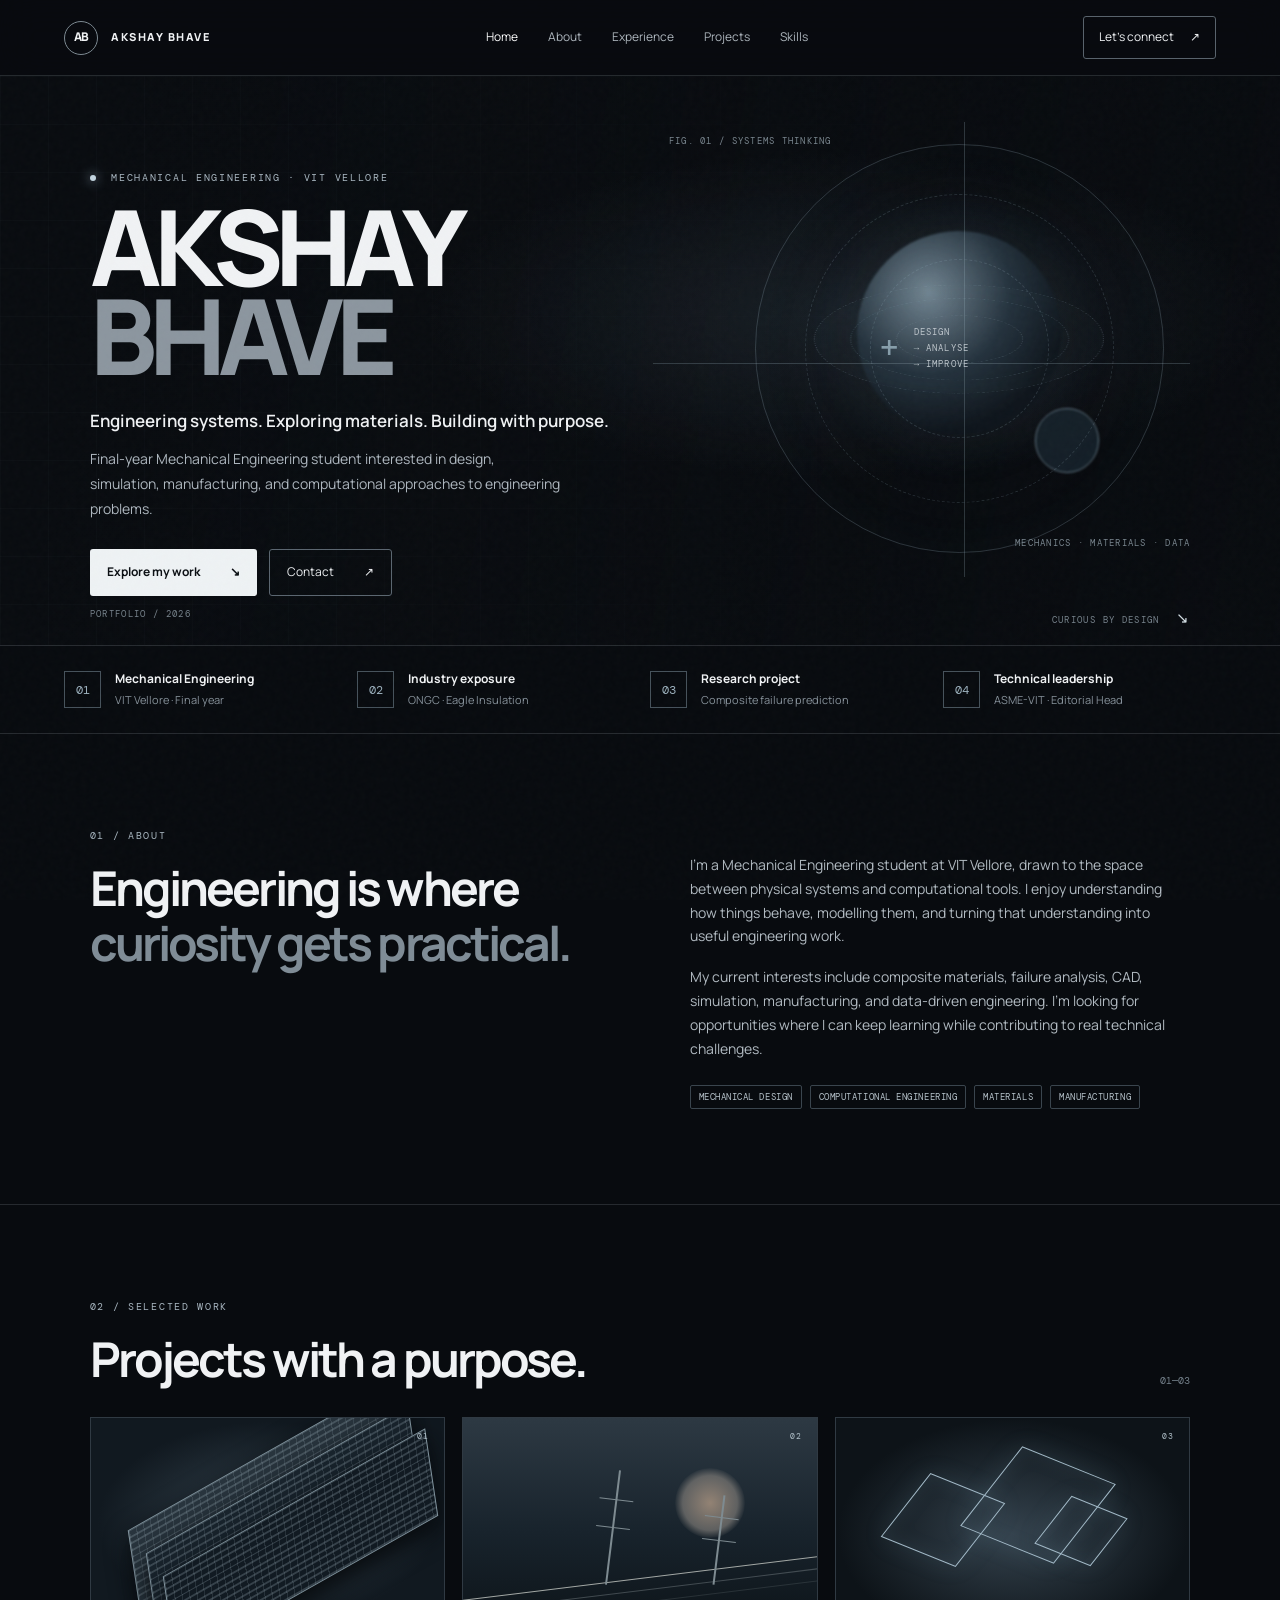
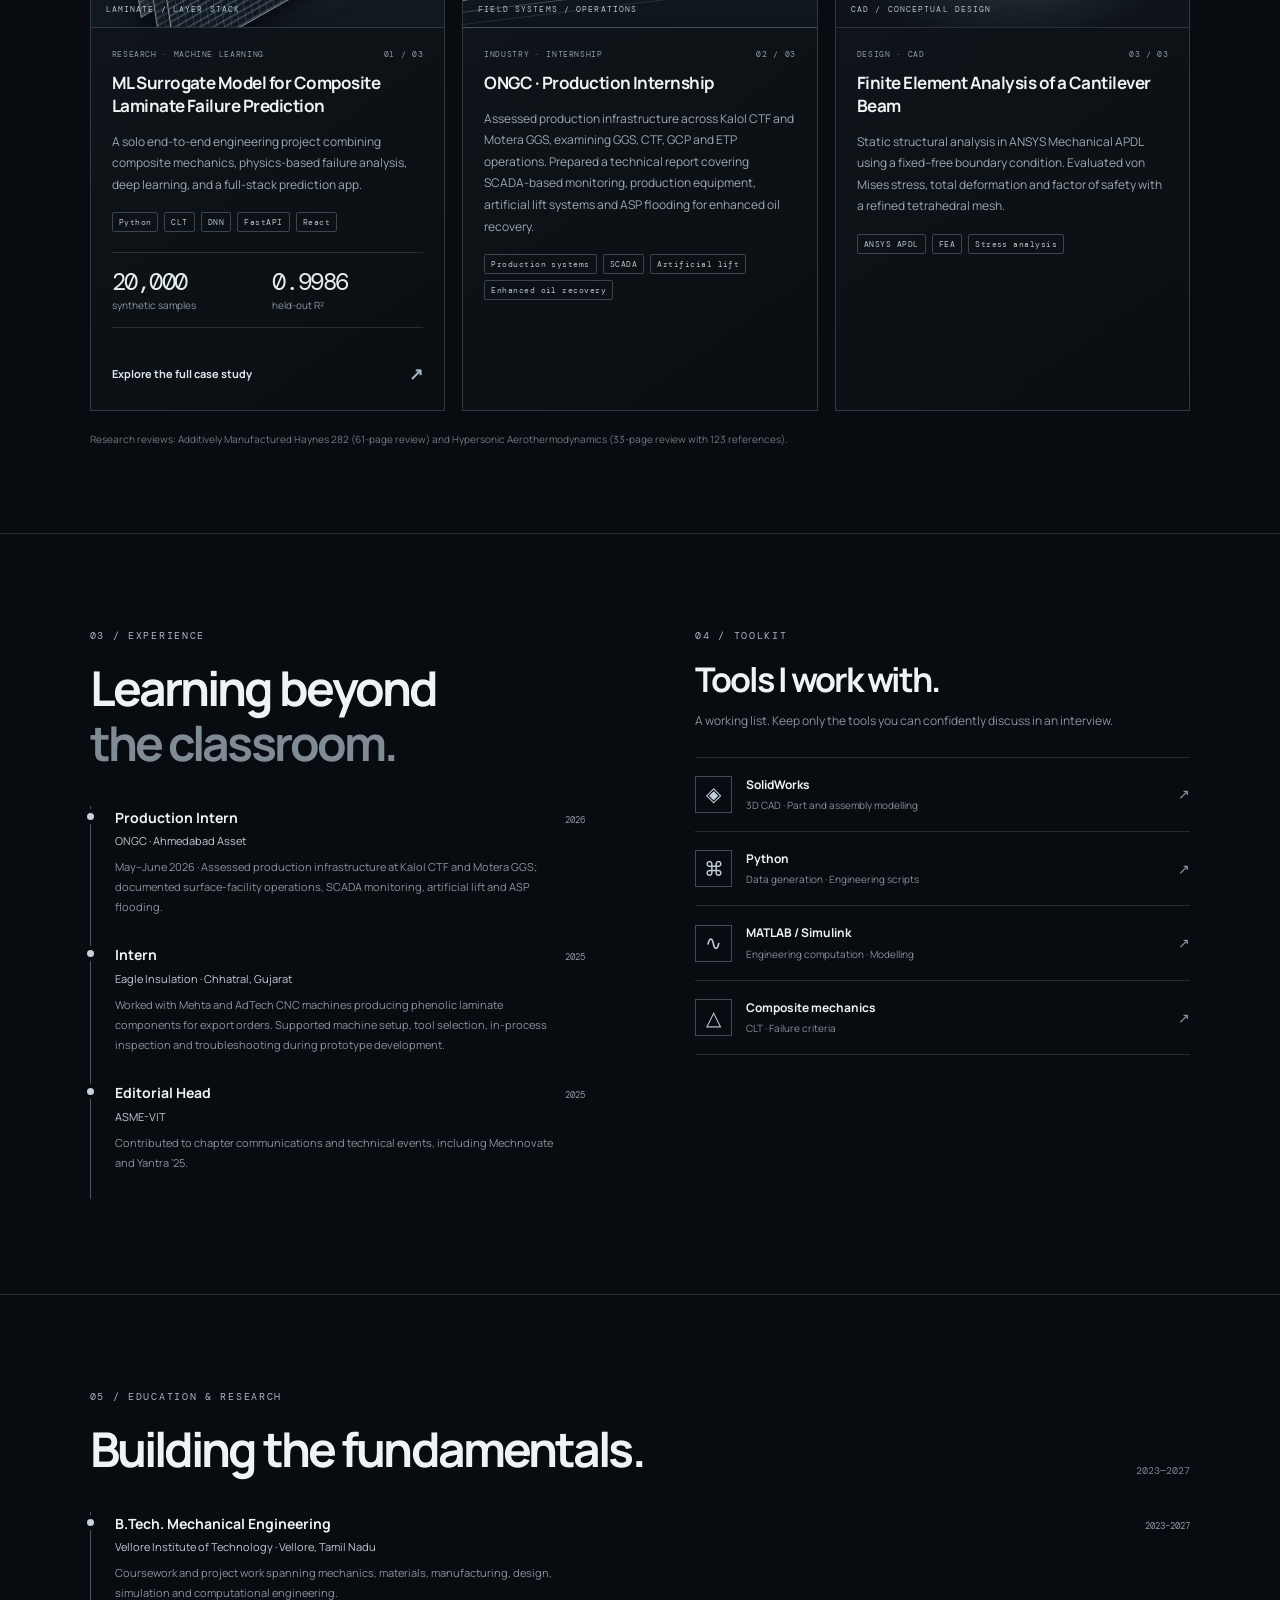
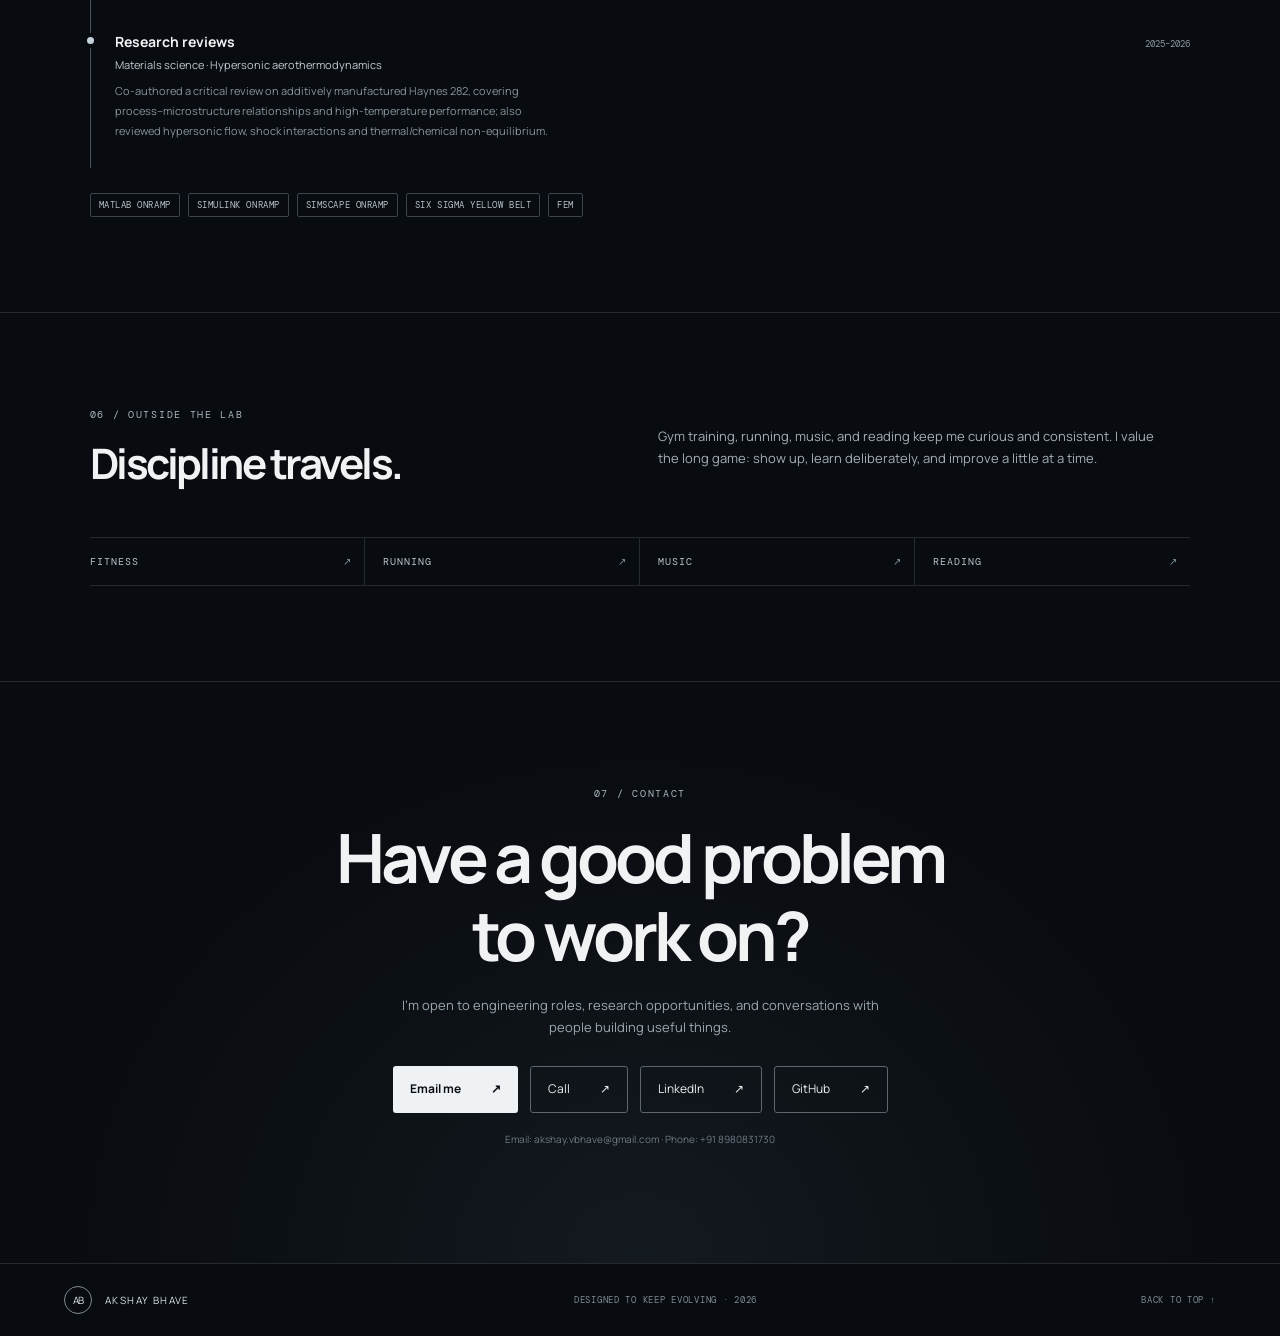
<file: index.html>
<!doctype html>
<html lang="en">
<head>
  <meta charset="utf-8">
  <meta name="viewport" content="width=device-width, initial-scale=1">
  <meta name="theme-color" content="#090c10">
  <meta name="description" content="Akshay Bhave, Mechanical Engineering student at VIT Vellore. Portfolio of engineering projects, research, and industry experience.">
  <title>Akshay Bhave | Mechanical Engineering</title>
  <link rel="preconnect" href="https://fonts.googleapis.com">
  <link rel="preconnect" href="https://fonts.gstatic.com" crossorigin>
  <link href="https://fonts.googleapis.com/css2?family=DM+Mono:wght@400;500&family=Manrope:wght@400;500;600;700;800&display=swap" rel="stylesheet">
  <link rel="stylesheet" href="styles.css">
</head>
<body>
  <div class="noise" aria-hidden="true"></div>
  <header class="site-header">
    <a class="brand" href="#home" aria-label="Akshay Bhave home"><span class="brand-mark">AB</span><span>AKSHAY BHAVE</span></a>
    <button class="menu-toggle" aria-label="Toggle navigation" aria-expanded="false">☰</button>
    <nav class="nav" aria-label="Main navigation">
      <a class="active" href="#home">Home</a><a href="#about">About</a><a href="#experience">Experience</a><a href="#projects">Projects</a><a href="#skills">Skills</a>
    </nav>
    <a class="header-cta" href="#contact">Let's connect <span>↗</span></a>
  </header>

  <main>
    <section class="hero" id="home">
      <div class="hero-grid"></div>
      <div class="hero-copy">
        <p class="eyebrow"><span class="status-dot"></span> MECHANICAL ENGINEERING · VIT VELLORE</p>
        <h1>AKSHAY<br><span>BHAVE</span></h1>
        <p class="hero-role">Engineering systems. Exploring materials. Building with purpose.</p>
        <p class="hero-intro">Final-year Mechanical Engineering student interested in design, simulation, manufacturing, and computational approaches to engineering problems.</p>
        <div class="hero-actions">
          <a class="button button-light" href="#projects">Explore my work <span>↘</span></a>
          <a class="button button-outline" href="#contact">Contact <span>↗</span></a>
        </div>
        
      </div>
      <div class="hero-visual" aria-label="Abstract technical illustration">
        <div class="orb orb-one"></div><div class="orb orb-two"></div>
        <div class="technical-ring ring-one"></div><div class="technical-ring ring-two"></div>
        <div class="axis axis-x"></div><div class="axis axis-y"></div>
        <div class="visual-label label-top">FIG. 01 / SYSTEMS THINKING</div>
        <div class="visual-center"><span class="center-cross">+</span><span>DESIGN<br>→ ANALYSE<br>→ IMPROVE</span></div>
        <div class="visual-label label-bottom">MECHANICS · MATERIALS · DATA</div>
      </div>
      <div class="hero-bottom"><span>PORTFOLIO / 2026</span><span>CURIOUS BY DESIGN <span class="tiny-arrow">↘</span></span></div>
    </section>

    <section class="metrics" aria-label="Portfolio highlights">
      <div class="metric"><span class="metric-icon">01</span><div><strong>Mechanical Engineering</strong><small>VIT Vellore · Final year</small></div></div>
      <div class="metric"><span class="metric-icon">02</span><div><strong>Industry exposure</strong><small>ONGC · Eagle Insulation</small></div></div>
      <div class="metric"><span class="metric-icon">03</span><div><strong>Research project</strong><small>Composite failure prediction</small></div></div>
      <div class="metric"><span class="metric-icon">04</span><div><strong>Technical leadership</strong><small>ASME-VIT · Editorial Head</small></div></div>
    </section>

    <section class="section about-section" id="about">
      <div class="section-heading"><p class="eyebrow">01 / ABOUT</p><h2>Engineering is where<br><span>curiosity gets practical.</span></h2></div>
      <div class="about-copy"><p>I’m a Mechanical Engineering student at VIT Vellore, drawn to the space between physical systems and computational tools. I enjoy understanding how things behave, modelling them, and turning that understanding into useful engineering work.</p><p>My current interests include composite materials, failure analysis, CAD, simulation, manufacturing, and data-driven engineering. I’m looking for opportunities where I can keep learning while contributing to real technical challenges.</p><div class="about-tags"><span>MECHANICAL DESIGN</span><span>COMPUTATIONAL ENGINEERING</span><span>MATERIALS</span><span>MANUFACTURING</span></div></div>
    </section>

    <section class="section projects-section" id="projects">
      <div class="section-title-row"><div><p class="eyebrow">02 / SELECTED WORK</p><h2>Projects with a purpose.</h2></div><span class="section-index">01—03</span></div>
      <div class="project-grid">
        <article class="project-card project-feature">
          <div class="project-art composite-art"><div class="layer layer-a"></div><div class="layer layer-b"></div><div class="layer layer-c"></div><span class="art-caption">LAMINATE / LAYER STACK</span><span class="art-number">01</span></div>
          <div class="project-content"><div class="project-meta"><span>RESEARCH · MACHINE LEARNING</span><span>01 / 03</span></div><h3>ML Surrogate Model for Composite Laminate Failure Prediction</h3><p>A solo end-to-end engineering project combining composite mechanics, physics-based failure analysis, deep learning, and a full-stack prediction app.</p><div class="tag-list"><span>Python</span><span>CLT</span><span>DNN</span><span>FastAPI</span><span>React</span></div><div class="project-outcome"><div><strong>20,000</strong><small>synthetic samples</small></div><div><strong>0.9986</strong><small>held-out R²</small></div></div><a class="case-link" href="composite-laminate.html">Explore the full case study <span>↗</span></a></div>
        </article>
        <article class="project-card">
          <div class="project-art energy-art"><div class="energy-sun"></div><div class="energy-line"></div><div class="energy-tower tower-one"></div><div class="energy-tower tower-two"></div><span class="art-caption">FIELD SYSTEMS / OPERATIONS</span><span class="art-number">02</span></div>
          <div class="project-content"><div class="project-meta"><span>INDUSTRY · INTERNSHIP</span><span>02 / 03</span></div><h3>ONGC · Production Internship</h3><p>Assessed production infrastructure across Kalol CTF and Motera GGS, examining GGS, CTF, GCP and ETP operations. Prepared a technical report covering SCADA-based monitoring, production equipment, artificial lift systems and ASP flooding for enhanced oil recovery.</p><div class="tag-list"><span>Production systems</span><span>SCADA</span><span>Artificial lift</span><span>Enhanced oil recovery</span></div></div>
        </article>
        <article class="project-card">
          <div class="project-art cad-art"><div class="cad-cube cube-one"></div><div class="cad-cube cube-two"></div><div class="cad-cube cube-three"></div><span class="art-caption">CAD / CONCEPTUAL DESIGN</span><span class="art-number">03</span></div>
          <div class="project-content"><div class="project-meta"><span>DESIGN · CAD</span><span>03 / 03</span></div><h3>Finite Element Analysis of a Cantilever Beam</h3><p>Static structural analysis in ANSYS Mechanical APDL using a fixed–free boundary condition. Evaluated von Mises stress, total deformation and factor of safety with a refined tetrahedral mesh.</p><div class="tag-list"><span>ANSYS APDL</span><span>FEA</span><span>Stress analysis</span></div></div>
        </article>
      </div>
      <p class="section-footnote">Research reviews: Additively Manufactured Haynes 282 (61-page review) and Hypersonic Aerothermodynamics (33-page review with 123 references).</p>
    </section>

    <section class="section split-section" id="experience">
      <div class="experience-column"><p class="eyebrow">03 / EXPERIENCE</p><h2>Learning beyond<br><span>the classroom.</span></h2>
        <div class="timeline">
          <article class="timeline-item"><span class="timeline-marker"></span><div class="timeline-top"><h3>Production Intern</h3><span>2026</span></div><p class="timeline-org">ONGC · Ahmedabad Asset</p><p>May–June 2026 · Assessed production infrastructure at Kalol CTF and Motera GGS; documented surface-facility operations, SCADA monitoring, artificial lift and ASP flooding.</p></article>
          <article class="timeline-item"><span class="timeline-marker"></span><div class="timeline-top"><h3>Intern</h3><span>2025</span></div><p class="timeline-org">Eagle Insulation · Chhatral, Gujarat</p><p>Worked with Mehta and AdTech CNC machines producing phenolic laminate components for export orders. Supported machine setup, tool selection, in-process inspection and troubleshooting during prototype development.</p></article>
          <article class="timeline-item"><span class="timeline-marker"></span><div class="timeline-top"><h3>Editorial Head</h3><span>2025</span></div><p class="timeline-org">ASME-VIT</p><p>Contributed to chapter communications and technical events, including Mechnovate and Yantra ’25.</p></article>
        </div>
      </div>
      <div class="skills-column" id="skills"><p class="eyebrow">04 / TOOLKIT</p><h2>Tools I work with.</h2><p class="muted">A working list. Keep only the tools you can confidently discuss in an interview.</p>
        <div class="skill-list"><div class="skill-row"><span class="skill-symbol">◈</span><div><strong>SolidWorks</strong><small>3D CAD · Part and assembly modelling</small></div><span class="skill-arrow">↗</span></div><div class="skill-row"><span class="skill-symbol">⌘</span><div><strong>Python</strong><small>Data generation · Engineering scripts</small></div><span class="skill-arrow">↗</span></div><div class="skill-row"><span class="skill-symbol">∿</span><div><strong>MATLAB / Simulink</strong><small>Engineering computation · Modelling</small></div><span class="skill-arrow">↗</span></div><div class="skill-row"><span class="skill-symbol">△</span><div><strong>Composite mechanics</strong><small>CLT · Failure criteria</small></div><span class="skill-arrow">↗</span></div></div>
      </div>
    </section>

    <section class="section education-section" id="education"><div class="section-title-row"><div><p class="eyebrow">05 / EDUCATION & RESEARCH</p><h2>Building the fundamentals.</h2></div><span class="section-index">2023—2027</span></div><div class="timeline"><article class="timeline-item"><span class="timeline-marker"></span><div class="timeline-top"><h3>B.Tech. Mechanical Engineering</h3><span>2023–2027</span></div><p class="timeline-org">Vellore Institute of Technology · Vellore, Tamil Nadu</p><p>Coursework and project work spanning mechanics, materials, manufacturing, design, simulation and computational engineering.</p></article><article class="timeline-item"><span class="timeline-marker"></span><div class="timeline-top"><h3>Research reviews</h3><span>2025–2026</span></div><p class="timeline-org">Materials science · Hypersonic aerothermodynamics</p><p>Co-authored a critical review on additively manufactured Haynes 282, covering process–microstructure relationships and high-temperature performance; also reviewed hypersonic flow, shock interactions and thermal/chemical non-equilibrium.</p></article></div><div class="about-tags"><span>MATLAB ONRAMP</span><span>SIMULINK ONRAMP</span><span>SIMSCAPE ONRAMP</span><span>SIX SIGMA YELLOW BELT</span><span>FEM</span></div></section>

    <section class="section beyond-section"><div><p class="eyebrow">06 / OUTSIDE THE LAB</p><h2>Discipline travels.</h2></div><p>Gym training, running, music, and reading keep me curious and consistent. I value the long game: show up, learn deliberately, and improve a little at a time.</p><div class="interest-strip"><span>FITNESS <b>↗</b></span><span>RUNNING <b>↗</b></span><span>MUSIC <b>↗</b></span><span>READING <b>↗</b></span></div></section>

    <section class="contact-section" id="contact"><p class="eyebrow">07 / CONTACT</p><h2>Have a good problem<br>to work on?</h2><p>I'm open to engineering roles, research opportunities, and conversations with people building useful things.</p><div class="contact-actions"><a class="button button-light" href="mailto:akshay.vbhave@gmail.com">Email me <span>↗</span></a><a class="button button-outline" href="tel:+918980831730">Call <span>↗</span></a><a class="button button-outline" href="https://www.linkedin.com/in/akshayvbhave" target="_blank" rel="noopener">LinkedIn <span>↗</span></a><a class="button button-outline" href="https://github.com/akbhv" target="_blank" rel="noopener">GitHub <span>↗</span></a></div><p class="contact-note">Email: akshay.vbhave@gmail.com · Phone: +91 8980831730</p></section>
  </main>
  <footer class="footer"><a class="brand" href="#home"><span class="brand-mark">AB</span><span>AKSHAY BHAVE</span></a><span>DESIGNED TO KEEP EVOLVING · 2026</span><a href="#home">BACK TO TOP ↑</a></footer>
  <script src="script.js"></script>
</body>
</html>
</file>
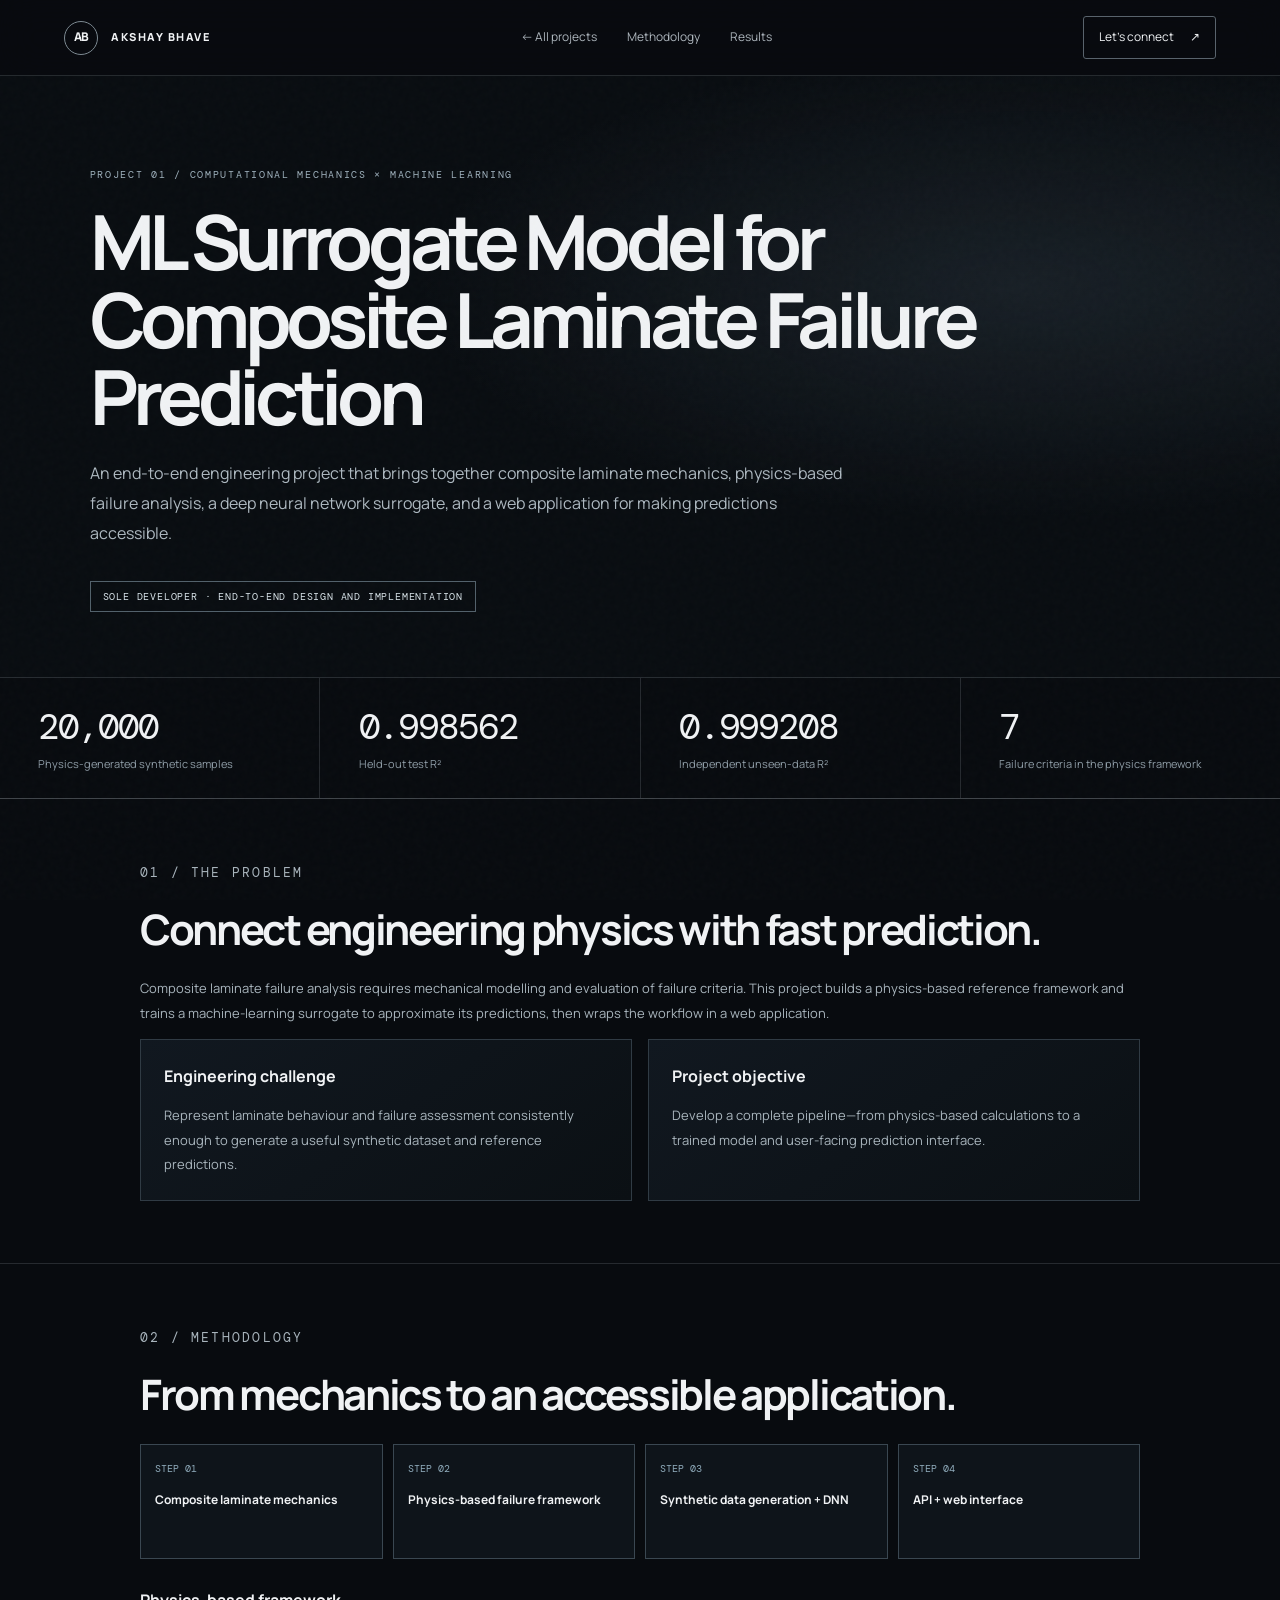
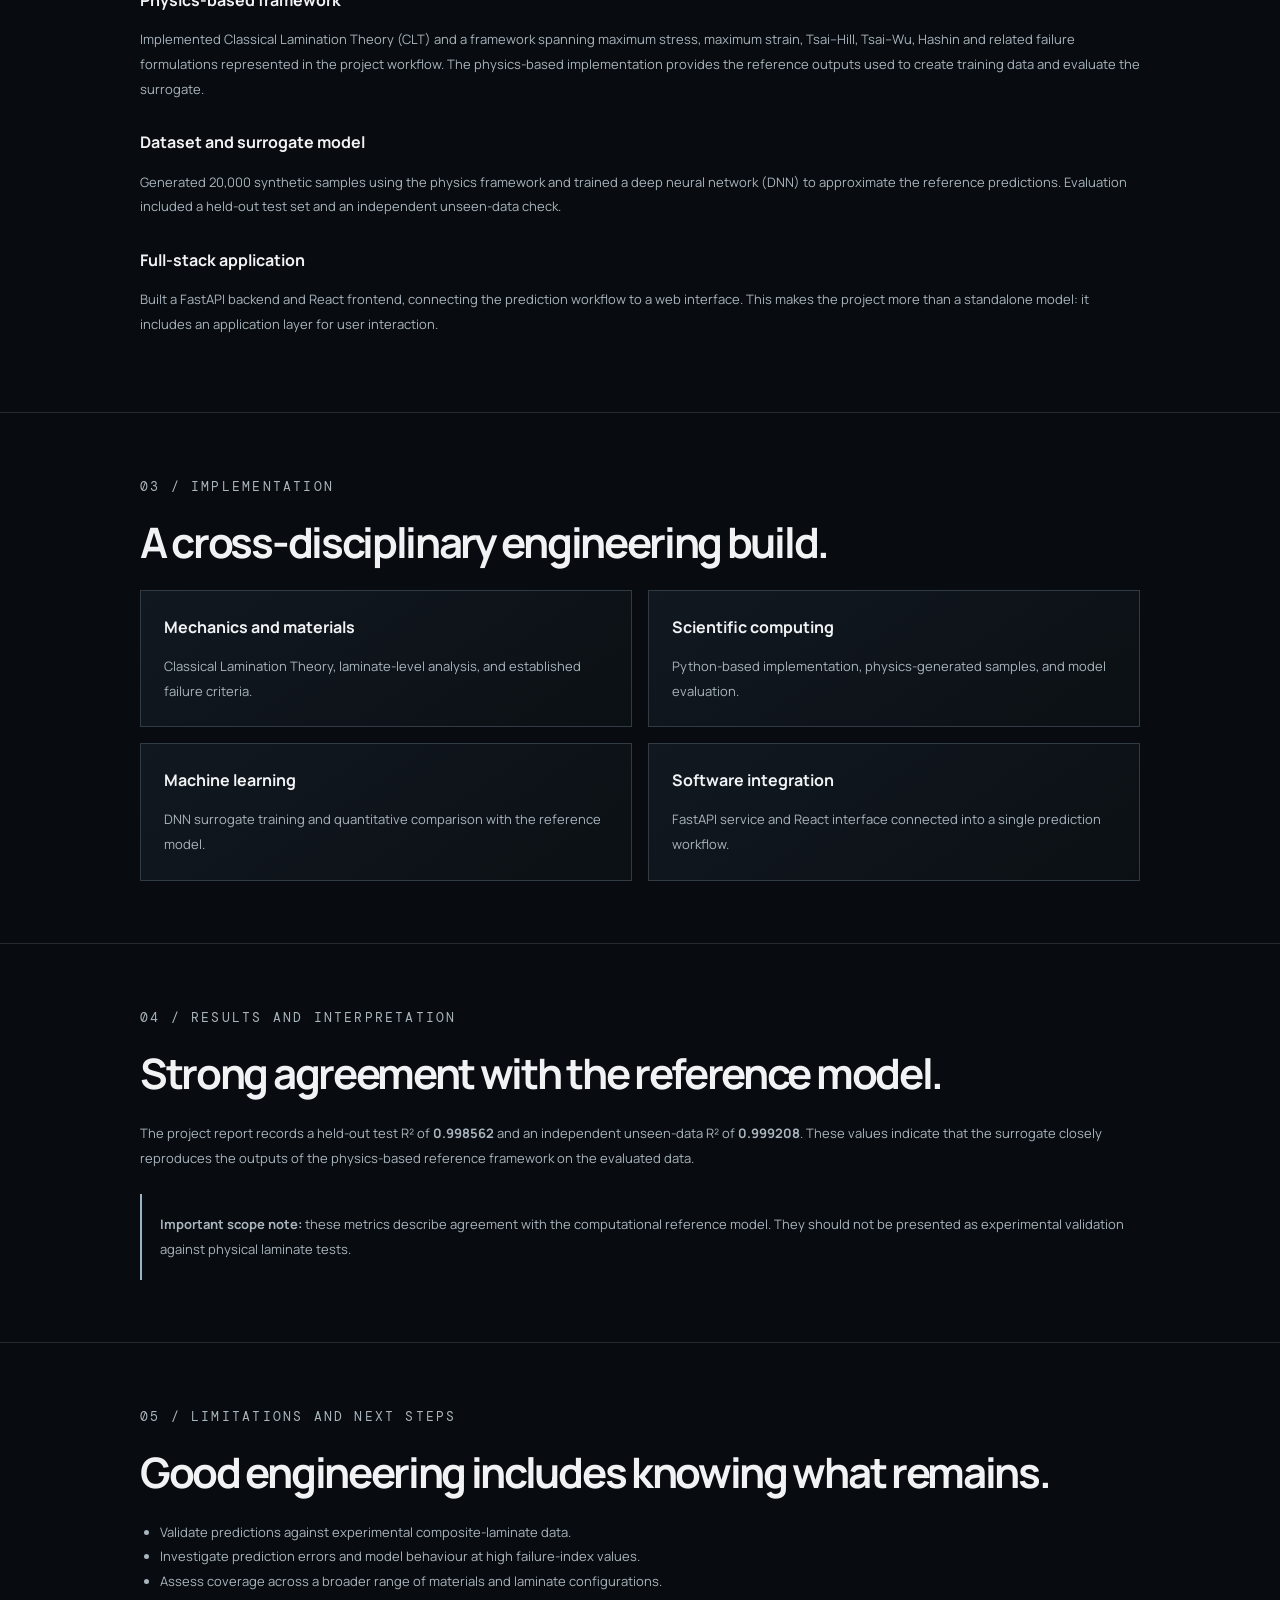
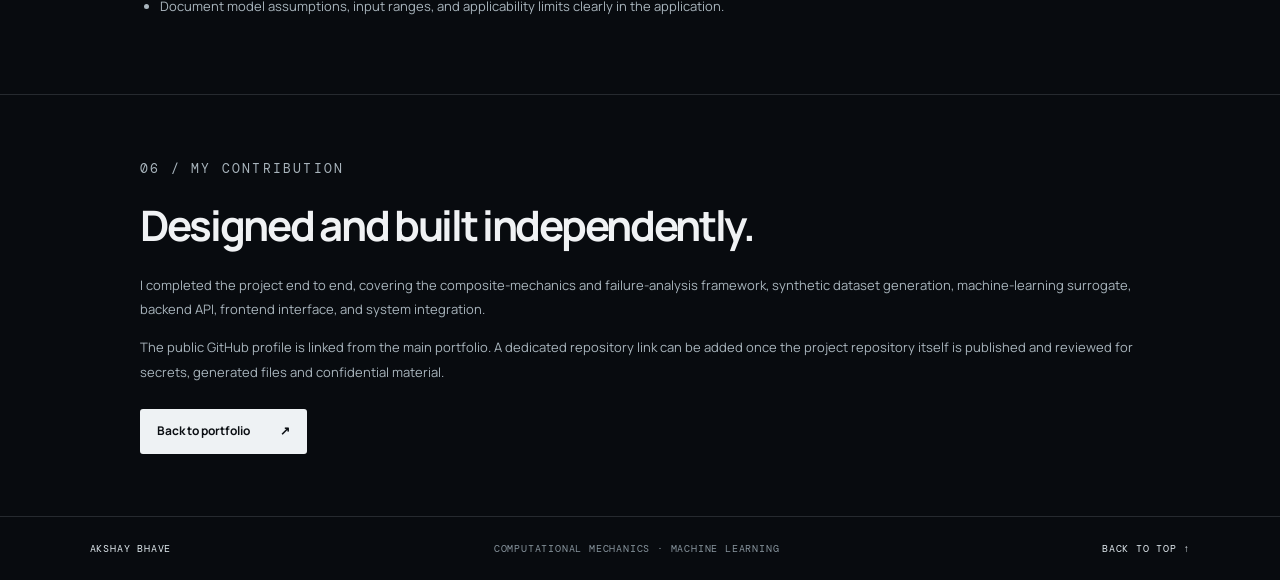
<file: composite-laminate.html>
<!doctype html>
<html lang="en">
<head>
  <meta charset="utf-8"><meta name="viewport" content="width=device-width, initial-scale=1">
  <meta name="theme-color" content="#090c10">
  <meta name="description" content="Case study: a physics-based and machine-learning framework for composite laminate failure prediction by Akshay Bhave.">
  <title>Composite Laminate Failure Prediction | Akshay Bhave</title>
  <link rel="preconnect" href="https://fonts.googleapis.com"><link rel="preconnect" href="https://fonts.gstatic.com" crossorigin>
  <link href="https://fonts.googleapis.com/css2?family=DM+Mono:wght@400;500&family=Manrope:wght@400;500;600;700;800&display=swap" rel="stylesheet">
  <link rel="stylesheet" href="styles.css">
</head>
<body class="case-page">
  <div class="noise" aria-hidden="true"></div>
  <header class="site-header">
    <a class="brand" href="index.html"><span class="brand-mark">AB</span><span>AKSHAY BHAVE</span></a>
    <nav class="nav" aria-label="Case study navigation"><a href="index.html#projects">← All projects</a><a href="#methodology">Methodology</a><a href="#results">Results</a></nav>
    <a class="header-cta" href="index.html#contact">Let's connect <span>↗</span></a>
  </header>
  <main>
    <section class="case-hero"><div class="case-wrap">
      <p class="case-kicker">PROJECT 01 / COMPUTATIONAL MECHANICS × MACHINE LEARNING</p>
      <h1>ML Surrogate Model for Composite Laminate Failure Prediction</h1>
      <p class="case-lede">An end-to-end engineering project that brings together composite laminate mechanics, physics-based failure analysis, a deep neural network surrogate, and a web application for making predictions accessible.</p>
      <span class="case-role">SOLE DEVELOPER · END-TO-END DESIGN AND IMPLEMENTATION</span>
    </div></section>
    <section class="case-stats" id="results">
      <div class="case-stat"><strong>20,000</strong><span>Physics-generated synthetic samples</span></div>
      <div class="case-stat"><strong>0.998562</strong><span>Held-out test R²</span></div>
      <div class="case-stat"><strong>0.999208</strong><span>Independent unseen-data R²</span></div>
      <div class="case-stat"><strong>7</strong><span>Failure criteria in the physics framework</span></div>
    </section>
    <section class="case-section"><div class="case-section-inner">
      <p class="eyebrow">01 / THE PROBLEM</p><h2>Connect engineering physics with fast prediction.</h2>
      <p>Composite laminate failure analysis requires mechanical modelling and evaluation of failure criteria. This project builds a physics-based reference framework and trains a machine-learning surrogate to approximate its predictions, then wraps the workflow in a web application.</p>
      <div class="case-grid">
        <article class="case-panel"><h3>Engineering challenge</h3><p>Represent laminate behaviour and failure assessment consistently enough to generate a useful synthetic dataset and reference predictions.</p></article>
        <article class="case-panel"><h3>Project objective</h3><p>Develop a complete pipeline—from physics-based calculations to a trained model and user-facing prediction interface.</p></article>
      </div>
    </div></section>
    <section class="case-section" id="methodology"><div class="case-section-inner">
      <p class="eyebrow">02 / METHODOLOGY</p><h2>From mechanics to an accessible application.</h2>
      <div class="flow">
        <div class="flow-step"><b>STEP 01</b><span>Composite laminate mechanics</span></div>
        <div class="flow-step"><b>STEP 02</b><span>Physics-based failure framework</span></div>
        <div class="flow-step"><b>STEP 03</b><span>Synthetic data generation + DNN</span></div>
        <div class="flow-step"><b>STEP 04</b><span>API + web interface</span></div>
      </div>
      <h3>Physics-based framework</h3><p>Implemented Classical Lamination Theory (CLT) and a framework spanning maximum stress, maximum strain, Tsai–Hill, Tsai–Wu, Hashin and related failure formulations represented in the project workflow. The physics-based implementation provides the reference outputs used to create training data and evaluate the surrogate.</p>
      <h3>Dataset and surrogate model</h3><p>Generated 20,000 synthetic samples using the physics framework and trained a deep neural network (DNN) to approximate the reference predictions. Evaluation included a held-out test set and an independent unseen-data check.</p>
      <h3>Full-stack application</h3><p>Built a FastAPI backend and React frontend, connecting the prediction workflow to a web interface. This makes the project more than a standalone model: it includes an application layer for user interaction.</p>
    </div></section>
    <section class="case-section"><div class="case-section-inner">
      <p class="eyebrow">03 / IMPLEMENTATION</p><h2>A cross-disciplinary engineering build.</h2>
      <div class="case-grid">
        <article class="case-panel"><h3>Mechanics and materials</h3><p>Classical Lamination Theory, laminate-level analysis, and established failure criteria.</p></article>
        <article class="case-panel"><h3>Scientific computing</h3><p>Python-based implementation, physics-generated samples, and model evaluation.</p></article>
        <article class="case-panel"><h3>Machine learning</h3><p>DNN surrogate training and quantitative comparison with the reference model.</p></article>
        <article class="case-panel"><h3>Software integration</h3><p>FastAPI service and React interface connected into a single prediction workflow.</p></article>
      </div>
    </div></section>
    <section class="case-section"><div class="case-section-inner">
      <p class="eyebrow">04 / RESULTS AND INTERPRETATION</p><h2>Strong agreement with the reference model.</h2>
      <p>The project report records a held-out test R² of <strong>0.998562</strong> and an independent unseen-data R² of <strong>0.999208</strong>. These values indicate that the surrogate closely reproduces the outputs of the physics-based reference framework on the evaluated data.</p>
      <div class="note-panel"><p><strong>Important scope note:</strong> these metrics describe agreement with the computational reference model. They should not be presented as experimental validation against physical laminate tests.</p></div>
    </div></section>
    <section class="case-section"><div class="case-section-inner">
      <p class="eyebrow">05 / LIMITATIONS AND NEXT STEPS</p><h2>Good engineering includes knowing what remains.</h2>
      <ul>
        <li>Validate predictions against experimental composite-laminate data.</li>
        <li>Investigate prediction errors and model behaviour at high failure-index values.</li>
        <li>Assess coverage across a broader range of materials and laminate configurations.</li>
        <li>Document model assumptions, input ranges, and applicability limits clearly in the application.</li>
      </ul>
    </div></section>
    <section class="case-section"><div class="case-section-inner">
      <p class="eyebrow">06 / MY CONTRIBUTION</p><h2>Designed and built independently.</h2>
      <p>I completed the project end to end, covering the composite-mechanics and failure-analysis framework, synthetic dataset generation, machine-learning surrogate, backend API, frontend interface, and system integration.</p>
      <p class="muted">The public GitHub profile is linked from the main portfolio. A dedicated repository link can be added once the project repository itself is published and reviewed for secrets, generated files and confidential material.</p>
      <a class="button button-light" href="index.html#projects">Back to portfolio <span>↗</span></a>
    </div></section>
  </main>
  <footer class="case-footer"><a href="index.html">AKSHAY BHAVE</a><span>COMPUTATIONAL MECHANICS · MACHINE LEARNING</span><a href="#top" onclick="window.scrollTo({top:0,behavior:'smooth'});return false;">BACK TO TOP ↑</a></footer>
</body></html>
</file>
<file: styles.css>
:root{--bg:#080b0f;--panel:#0e1319;--panel2:#111820;--text:#f0f2f4;--muted:#9aa4ad;--line:rgba(220,231,239,.14);--accent:#c5d5df;--mono:"DM Mono",monospace;--sans:"Manrope",sans-serif}*{box-sizing:border-box}html{scroll-behavior:smooth;scroll-padding-top:90px}body{margin:0;background:var(--bg);color:var(--text);font-family:var(--sans);font-size:14px;line-height:1.7}a{color:inherit;text-decoration:none}.noise{position:fixed;inset:0;pointer-events:none;z-index:5;opacity:.035;background-image:url("data:image/svg+xml,%3Csvg viewBox='0 0 180 180' xmlns='http://www.w3.org/2000/svg'%3E%3Cfilter id='n'%3E%3CfeTurbulence type='fractalNoise' baseFrequency='.9' numOctaves='3' stitchTiles='stitch'/%3E%3C/filter%3E%3Crect width='100%25' height='100%25' filter='url(%23n)' opacity='.6'/%3E%3C/svg%3E")}.site-header{height:76px;padding:0 5vw;display:flex;align-items:center;justify-content:space-between;border-bottom:1px solid var(--line);position:sticky;top:0;background:rgba(8,11,15,.88);backdrop-filter:blur(18px);z-index:10}.brand{display:flex;align-items:center;gap:13px;font-size:11px;letter-spacing:.14em;font-weight:800}.brand-mark{display:grid;place-items:center;width:34px;height:34px;border:1px solid #7d8992;border-radius:50%;font-size:12px;letter-spacing:-.08em}.nav{display:flex;gap:30px;color:#aeb6bd;font-size:12px}.nav a{padding:26px 0;transition:color .2s}.nav a:hover,.nav a.active{color:white}.header-cta{font-size:12px;border:1px solid #59636c;padding:10px 15px;border-radius:3px}.header-cta span,.button span{margin-left:14px}.menu-toggle{display:none;background:none;color:white;border:0;font-size:22px}.hero{position:relative;min-height:570px;padding:78px 7vw 32px;display:flex;align-items:center;overflow:hidden;border-bottom:1px solid var(--line);background:radial-gradient(ellipse at 66% 42%,rgba(75,93,108,.23),transparent 35%),linear-gradient(100deg,#090c10 8%,rgba(9,12,16,.92) 38%,rgba(9,12,16,.36) 100%)}.hero-grid{position:absolute;inset:0;opacity:.18;background-image:linear-gradient(rgba(173,197,211,.13) 1px,transparent 1px),linear-gradient(90deg,rgba(173,197,211,.13) 1px,transparent 1px);background-size:48px 48px;mask-image:linear-gradient(90deg,black,transparent 88%)}.hero-copy{position:relative;z-index:2;max-width:570px}.eyebrow{font:10px var(--mono);letter-spacing:.17em;color:#a9b7c1;margin:0 0 18px}.status-dot{display:inline-block;width:6px;height:6px;border-radius:50%;background:#c3d5df;margin-right:8px;box-shadow:0 0 12px #9cb7c9}.hero h1{font-size:clamp(60px,8.2vw,112px);letter-spacing:-.075em;line-height:.84;margin:0 0 28px;font-weight:800}.hero h1 span{color:#8c969f}.hero-role{font-size:17px;font-weight:600;margin:0 0 10px}.hero-intro{max-width:470px;color:#aeb7bf;font-size:14px;line-height:1.8;margin:0}.hero-actions,.contact-actions{display:flex;gap:12px;flex-wrap:wrap;margin-top:28px}.button{display:inline-flex;align-items:center;justify-content:space-between;gap:16px;padding:12px 17px;font-size:12px;border-radius:3px;transition:transform .2s,background .2s}.button:hover{transform:translateY(-2px)}.button-light{background:#eef2f4;color:#0b0f13;font-weight:700}.button-outline{border:1px solid #5b6670;color:#edf0f2}.resume-note{font-size:10px;color:#68747e;margin-top:10px}.hero-visual{position:absolute;right:7%;top:8%;width:42%;height:80%;opacity:.85;overflow:hidden}.technical-ring{position:absolute;border:1px solid rgba(175,202,218,.25);border-radius:50%;aspect-ratio:1;right:5%;top:5%;width:76%;box-shadow:inset 0 0 70px rgba(131,166,188,.04)}.technical-ring:before,.technical-ring:after{content:"";position:absolute;border:1px dashed rgba(175,202,218,.2);border-radius:50%;inset:12%}.technical-ring:after{inset:28%}.ring-two{width:54%;right:16%;top:16%;border-style:dashed;transform:rotateX(68deg) rotateZ(-22deg)}.orb{position:absolute;border-radius:50%;filter:blur(1px)}.orb-one{width:38%;aspect-ratio:1;right:24%;top:24%;background:radial-gradient(circle at 35% 30%,#8298a6,#293844 42%,#10171e 72%);box-shadow:0 0 70px rgba(118,153,174,.14)}.orb-two{width:12%;aspect-ratio:1;right:17%;top:63%;border:1px solid #718795;background:#18242d}.axis{position:absolute;background:rgba(185,209,222,.25)}.axis-x{height:1px;left:0;right:0;top:53%}.axis-y{width:1px;top:0;bottom:0;right:42%}.visual-label{position:absolute;color:#8e9ca6;font:9px var(--mono);letter-spacing:.14em}.label-top{top:3%;left:3%}.label-bottom{bottom:6%;right:0}.visual-center{position:absolute;top:43%;left:42%;display:flex;gap:14px;align-items:center;font:9px/1.8 var(--mono);letter-spacing:.12em;color:#dce5eb}.center-cross{font-size:34px;color:#9cb6c5}.hero-bottom{position:absolute;bottom:17px;left:7%;right:7%;display:flex;justify-content:space-between;font:9px var(--mono);letter-spacing:.15em;color:#77838c}.tiny-arrow{font-size:15px;color:#d6e1e7;margin-left:10px}.metrics{display:grid;grid-template-columns:repeat(4,1fr);padding:23px 5vw;border-bottom:1px solid var(--line);gap:20px}.metric{display:flex;align-items:center;gap:14px;min-width:0}.metric-icon{font:12px var(--mono);color:#9db2bf;border:1px solid #46525b;width:37px;height:37px;display:grid;place-items:center;flex-shrink:0}.metric strong,.metric small{display:block}.metric strong{font-size:12px}.metric small{font-size:11px;color:#87929b;margin-top:2px}.section{padding:95px 7vw;border-bottom:1px solid var(--line)}.about-section{display:grid;grid-template-columns:1fr 1fr;gap:9%;align-items:start}.section-heading h2,.section-title-row h2,.experience-column h2,.skills-column h2,.beyond-section h2,.contact-section h2{font-size:clamp(30px,4vw,48px);letter-spacing:-.06em;line-height:1.15;margin:0;font-weight:700}.section-heading h2 span,.experience-column h2 span{color:#7f8c96}.about-copy{padding-top:24px;color:#b1bac1;font-size:14px}.about-copy p{margin:0 0 17px}.about-tags{display:flex;flex-wrap:wrap;gap:8px;margin-top:25px}.about-tags span,.tag-list span{font:9px var(--mono);letter-spacing:.06em;border:1px solid #3a454e;border-radius:2px;padding:5px 8px;color:#b6c2ca}.projects-section{padding-bottom:75px}.section-title-row{display:flex;justify-content:space-between;align-items:end;margin-bottom:30px}.section-index{font:10px var(--mono);color:#76838d}.project-grid{display:grid;grid-template-columns:repeat(3,1fr);gap:17px}.project-card{border:1px solid #303a43;background:linear-gradient(145deg,#10161c,#0a0e12);min-width:0;transition:border-color .25s,transform .25s}.project-card:hover{border-color:#718896;transform:translateY(-4px)}.project-art{height:210px;position:relative;overflow:hidden;background:#101820;border-bottom:1px solid var(--line)}.art-caption,.art-number{position:absolute;font:8px var(--mono);letter-spacing:.14em;color:#b1c0c9}.art-caption{bottom:13px;left:15px}.art-number{top:13px;right:15px}.composite-art{background:radial-gradient(ellipse at 50% 50%,#364550,#111920 68%)}.layer{position:absolute;width:75%;height:45%;left:12%;transform:skewY(-23deg) rotate(-8deg);border:1px solid #7f919b;background:repeating-linear-gradient(0deg,rgba(184,205,215,.22) 0 2px,transparent 2px 7px),repeating-linear-gradient(90deg,rgba(184,205,215,.13) 0 1px,transparent 1px 7px);box-shadow:0 10px 24px #070a0d}.layer-a{top:17%;background-color:#28343d}.layer-b{top:28%;left:17%;background-color:#18232c}.layer-c{top:39%;left:22%;background-color:#111a22}.energy-art{background:linear-gradient(180deg,#2d3943,#18232c 55%,#0d1419)}.energy-sun{position:absolute;top:24%;left:60%;width:70px;height:70px;border-radius:50%;background:radial-gradient(circle,#c5a990,#7c7975 55%,transparent 72%);opacity:.7}.energy-line{position:absolute;bottom:23%;left:-10%;width:120%;height:1px;background:#a3a8a5;transform:rotate(-7deg);box-shadow:0 12px 0 rgba(174,186,190,.3),0 24px 0 rgba(174,186,190,.15)}.energy-tower{position:absolute;bottom:20%;width:2px;height:55%;background:#7e8b91;transform:rotate(7deg)}.energy-tower:before,.energy-tower:after{content:"";position:absolute;left:-16px;width:34px;height:1px;background:#7e8b91}.energy-tower:before{top:25%}.energy-tower:after{top:50%}.tower-one{left:42%}.tower-two{left:72%;height:43%}.cad-art{background:radial-gradient(ellipse at 50% 55%,#34424d,#0d1318 70%)}.cad-cube{position:absolute;width:80px;height:80px;border:1px solid #a3bac8;transform:rotate(30deg) skew(-8deg,-8deg);box-shadow:inset 0 0 20px rgba(152,190,211,.12),0 0 25px rgba(117,153,173,.12)}.cube-one{left:19%;top:30%}.cube-two{left:43%;top:18%;width:100px;height:100px}.cube-three{left:61%;top:40%;width:60px;height:60px}.project-content{padding:21px}.project-meta{display:flex;justify-content:space-between;gap:8px;font:8px var(--mono);letter-spacing:.08em;color:#8d9aa4}.project-content h3{font-size:17px;line-height:1.35;letter-spacing:-.03em;margin:13px 0}.project-content>p{font-size:12px;color:#9ca8b1;line-height:1.8;margin:0 0 17px}.tag-list{display:flex;gap:6px;flex-wrap:wrap}.tag-list span{font-size:8px;padding:4px 6px}details{margin-top:16px;border-top:1px solid var(--line);padding-top:11px;color:#c1cbd1;font-size:11px}summary{cursor:pointer;list-style:none}summary:after{content:"＋";float:right;color:#a5b9c5}details[open] summary:after{content:"−"}details p{color:#929fa8;line-height:1.8}.section-footnote{font-size:10px;color:#6f7b84;margin-top:20px}.split-section{display:grid;grid-template-columns:1fr 1fr;gap:10%;}.timeline{margin-top:35px;border-left:1px solid #48545e;padding-left:24px}.timeline-item{position:relative;padding:0 0 27px}.timeline-marker{position:absolute;width:7px;height:7px;background:#c4d2da;border-radius:50%;left:-28px;top:7px;box-shadow:0 0 0 4px var(--bg)}.timeline-top{display:flex;align-items:baseline;justify-content:space-between;gap:10px}.timeline-top h3{font-size:14px;margin:0}.timeline-top span{font:9px var(--mono);color:#8b99a3}.timeline-org{font-size:11px;color:#c0cbd2;margin:3px 0 6px}.timeline-item>p:last-child{font-size:11px;line-height:1.8;color:#87949d;margin:0;max-width:440px}.skills-column h2{font-size:34px}.muted{font-size:12px;color:#89959e;margin:12px 0 25px}.skill-list{border-top:1px solid var(--line)}.skill-row{display:flex;align-items:center;gap:14px;padding:17px 0;border-bottom:1px solid var(--line)}.skill-symbol{width:37px;height:37px;display:grid;place-items:center;border:1px solid #3d4b55;color:#c0d1dc;font-size:20px}.skill-row div{flex:1}.skill-row strong,.skill-row small{display:block}.skill-row strong{font-size:12px}.skill-row small{font-size:10px;color:#83919b;margin-top:2px}.skill-arrow{color:#8a9ba6}.beyond-section{display:grid;grid-template-columns:1fr 1fr;gap:35px;align-items:center}.beyond-section h2{font-size:42px}.beyond-section>p{font-size:13px;color:#a4afb7;max-width:500px}.interest-strip{grid-column:1/-1;display:grid;grid-template-columns:repeat(4,1fr);border-top:1px solid var(--line);border-bottom:1px solid var(--line);margin-top:15px}.interest-strip span{padding:17px 12px 17px 0;font:10px var(--mono);letter-spacing:.1em;color:#b7c3ca;border-right:1px solid var(--line)}.interest-strip span+span{padding-left:18px}.interest-strip span:last-child{border:0}.interest-strip b{float:right;font-weight:400;color:#7d929f}.contact-section{text-align:center;padding:105px 7vw;background:radial-gradient(ellipse at 50% 100%,rgba(64,84,99,.2),transparent 65%)}.contact-section h2{font-size:clamp(42px,6vw,68px)}.contact-section>p:not(.eyebrow):not(.contact-note){max-width:510px;margin:20px auto 0;color:#9ba8b1;font-size:13px}.contact-actions{justify-content:center}.contact-note{font-size:10px;color:#6f7c85;margin-top:18px}.footer{display:flex;align-items:center;justify-content:space-between;padding:22px 5vw;color:#7e8b94;font:9px var(--mono);letter-spacing:.08em;border-top:1px solid var(--line)}.footer .brand{color:#dce3e7;font:10px var(--sans)}.footer .brand-mark{width:28px;height:28px;font-size:10px}
@media(max-width:900px){.site-header{padding:0 4vw}.nav{gap:15px}.hero{padding-left:5vw}.hero-visual{right:2%;width:43%;opacity:.5}.metrics{grid-template-columns:repeat(2,1fr);row-gap:22px}.section{padding:75px 5vw}.project-grid{grid-template-columns:1fr 1fr}.project-card:first-child{grid-column:1/-1}.project-card:first-child .project-art{height:250px}.split-section{gap:6%}.hero-bottom{left:5%;right:5%}}
@media(max-width:640px){.site-header{height:64px}.menu-toggle{display:block;margin-left:auto;margin-right:14px}.nav{display:none;position:absolute;top:64px;left:0;right:0;padding:12px 5vw 20px;background:#0b1015;border-bottom:1px solid var(--line);flex-direction:column;gap:0}.nav.open{display:flex}.nav a{padding:10px 0}.header-cta{font-size:10px;padding:8px 10px}.brand{font-size:10px;gap:8px}.brand-mark{width:29px;height:29px}.hero{min-height:640px;padding:66px 6vw 60px;align-items:flex-start}.hero-copy{max-width:100%}.hero h1{font-size:clamp(62px,18vw,95px)}.hero-role{font-size:15px;max-width:330px}.hero-intro{font-size:13px;max-width:360px}.hero-visual{width:90%;height:44%;right:-13%;top:48%;opacity:.33}.hero-bottom{font-size:8px;bottom:14px}.metrics{padding:22px 6vw;gap:20px 12px}.metric{gap:9px}.metric-icon{width:30px;height:30px;font-size:10px}.metric strong{font-size:10px}.metric small{font-size:9px;line-height:1.5}.section{padding:64px 6vw}.about-section,.split-section,.beyond-section{grid-template-columns:1fr;gap:25px}.section-heading h2,.section-title-row h2,.experience-column h2,.skills-column h2,.beyond-section h2{font-size:34px}.about-copy{padding-top:0}.section-title-row{align-items:start}.section-index{padding-top:10px}.project-grid{grid-template-columns:1fr}.project-card:first-child{grid-column:auto}.project-card:first-child .project-art,.project-art{height:205px}.project-content{padding:18px}.project-content h3{font-size:17px}.timeline{margin-top:28px}.skills-column{margin-top:15px}.beyond-section>p{margin:0}.interest-strip{grid-template-columns:repeat(2,1fr)}.interest-strip span{border-bottom:1px solid var(--line);padding:14px 10px 14px 0}.interest-strip span+span{padding-left:10px}.interest-strip span:nth-child(2){border-right:0}.interest-strip span:nth-child(3),.interest-strip span:nth-child(4){border-bottom:0}.contact-section{padding:78px 6vw}.contact-section h2{font-size:43px}.footer{padding:20px 5vw;gap:14px;flex-wrap:wrap}.footer>span{order:3;width:100%;text-align:center}.resume-note{max-width:290px}}

/* Flagship project case-study additions */
.project-outcome{display:grid;grid-template-columns:1fr 1fr;gap:10px;margin:20px 0;padding:13px 0;border-top:1px solid var(--line);border-bottom:1px solid var(--line)}
.project-outcome strong,.project-outcome small{display:block}.project-outcome strong{font:24px var(--mono);letter-spacing:-.06em;color:#e5edf1}.project-outcome small{font-size:10px;color:#8796a0}
.case-link{display:flex;justify-content:space-between;align-items:center;padding-top:12px;font-size:11px;font-weight:700;color:#dbe7ed}.case-link span{font-size:17px;color:#9bb6c5}
.case-page{min-height:100vh}.case-hero{padding:82px 7vw 65px;border-bottom:1px solid var(--line);background:radial-gradient(ellipse at 80% 35%,rgba(75,93,108,.23),transparent 42%),#090d11}.case-wrap{max-width:1120px;margin:auto}.case-kicker{font:10px var(--mono);letter-spacing:.17em;color:#9fb1bd}.case-hero h1{font-size:clamp(38px,6vw,76px);letter-spacing:-.07em;line-height:1.02;max-width:950px;margin:22px 0}.case-lede{max-width:760px;color:#aeb9c1;font-size:16px;line-height:1.9}.case-role{display:inline-block;margin-top:16px;border:1px solid #52616b;padding:8px 12px;font:10px var(--mono);letter-spacing:.08em;color:#d8e3e9}.case-stats{display:grid;grid-template-columns:repeat(4,1fr);gap:1px;background:var(--line);border-bottom:1px solid var(--line)}.case-stat{background:var(--bg);padding:25px 3vw}.case-stat strong{display:block;font:clamp(23px,3vw,36px) var(--mono);letter-spacing:-.06em}.case-stat span{display:block;color:#8f9da7;font-size:11px;margin-top:5px}.case-section{padding:62px 7vw;border-bottom:1px solid var(--line)}.case-section-inner{max-width:1000px;margin:auto}.case-section h2{font-size:clamp(27px,4vw,42px);letter-spacing:-.055em;line-height:1.2;margin:0 0 22px}.case-section h3{font-size:16px;margin:28px 0 8px}.case-section p,.case-section li{font-size:13px;color:#a9b5bd;line-height:1.9}.case-section ul{padding-left:20px}.case-grid{display:grid;grid-template-columns:repeat(2,1fr);gap:16px}.case-panel{padding:23px;border:1px solid #303b44;background:linear-gradient(145deg,#111820,#0b1014)}.case-panel h3{margin-top:0}.case-panel p{margin-bottom:0}.flow{display:grid;grid-template-columns:repeat(4,1fr);gap:10px;margin-top:25px}.flow-step{border:1px solid #3a4751;padding:17px 14px;min-height:115px;background:#0e141a}.flow-step b{display:block;font:10px var(--mono);color:#91adbd;margin-bottom:12px}.flow-step span{font-size:12px;font-weight:700}.note-panel{border-left:2px solid #9ab5c5;padding:5px 0 5px 18px;margin-top:24px}.case-footer{padding:25px 7vw;display:flex;justify-content:space-between;gap:20px;flex-wrap:wrap;color:#87949d;font:10px var(--mono);letter-spacing:.08em}.case-footer a{color:#e0e9ee}
@media(max-width:700px){.case-hero{padding:58px 5vw 45px}.case-section{padding:48px 5vw}.case-stats{grid-template-columns:repeat(2,1fr)}.case-grid,.flow{grid-template-columns:1fr 1fr}.case-footer{padding:22px 5vw}}
@media(max-width:420px){.flow{grid-template-columns:1fr}.case-grid{grid-template-columns:1fr}}
</file>
